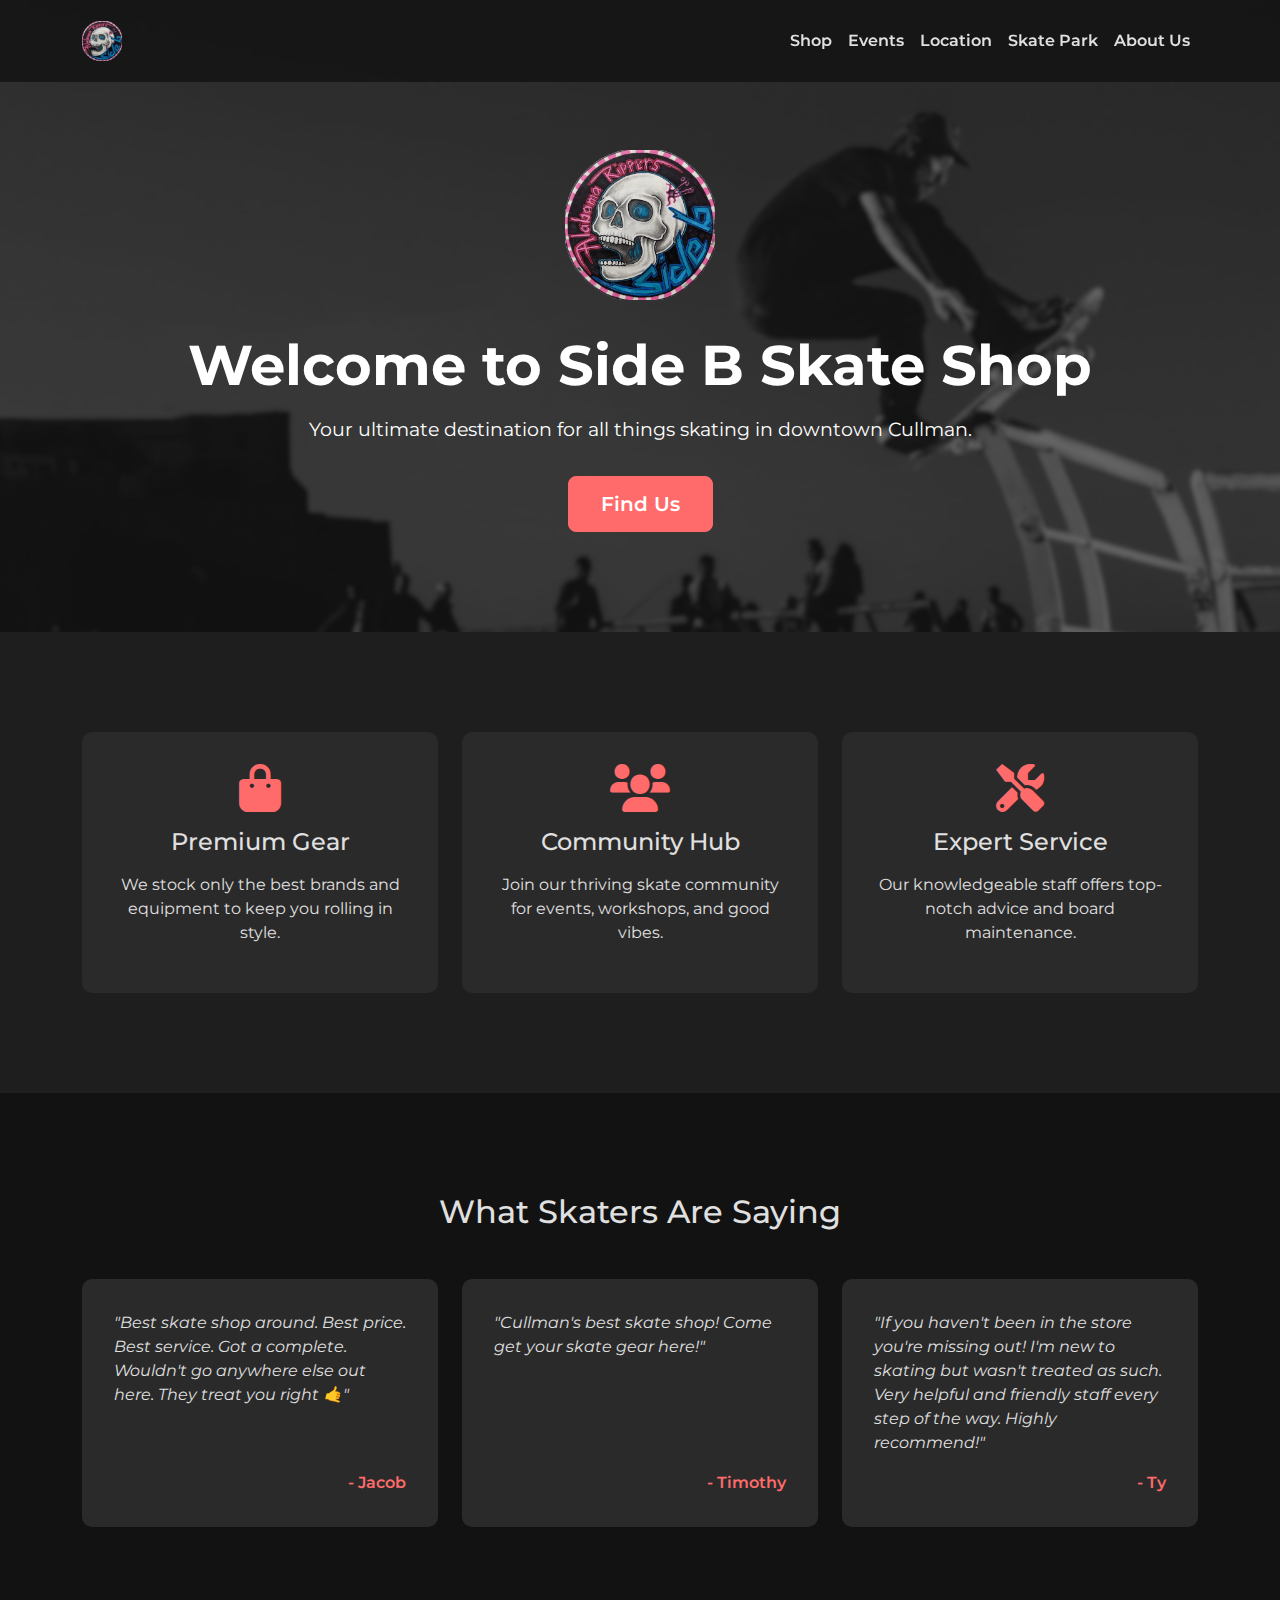
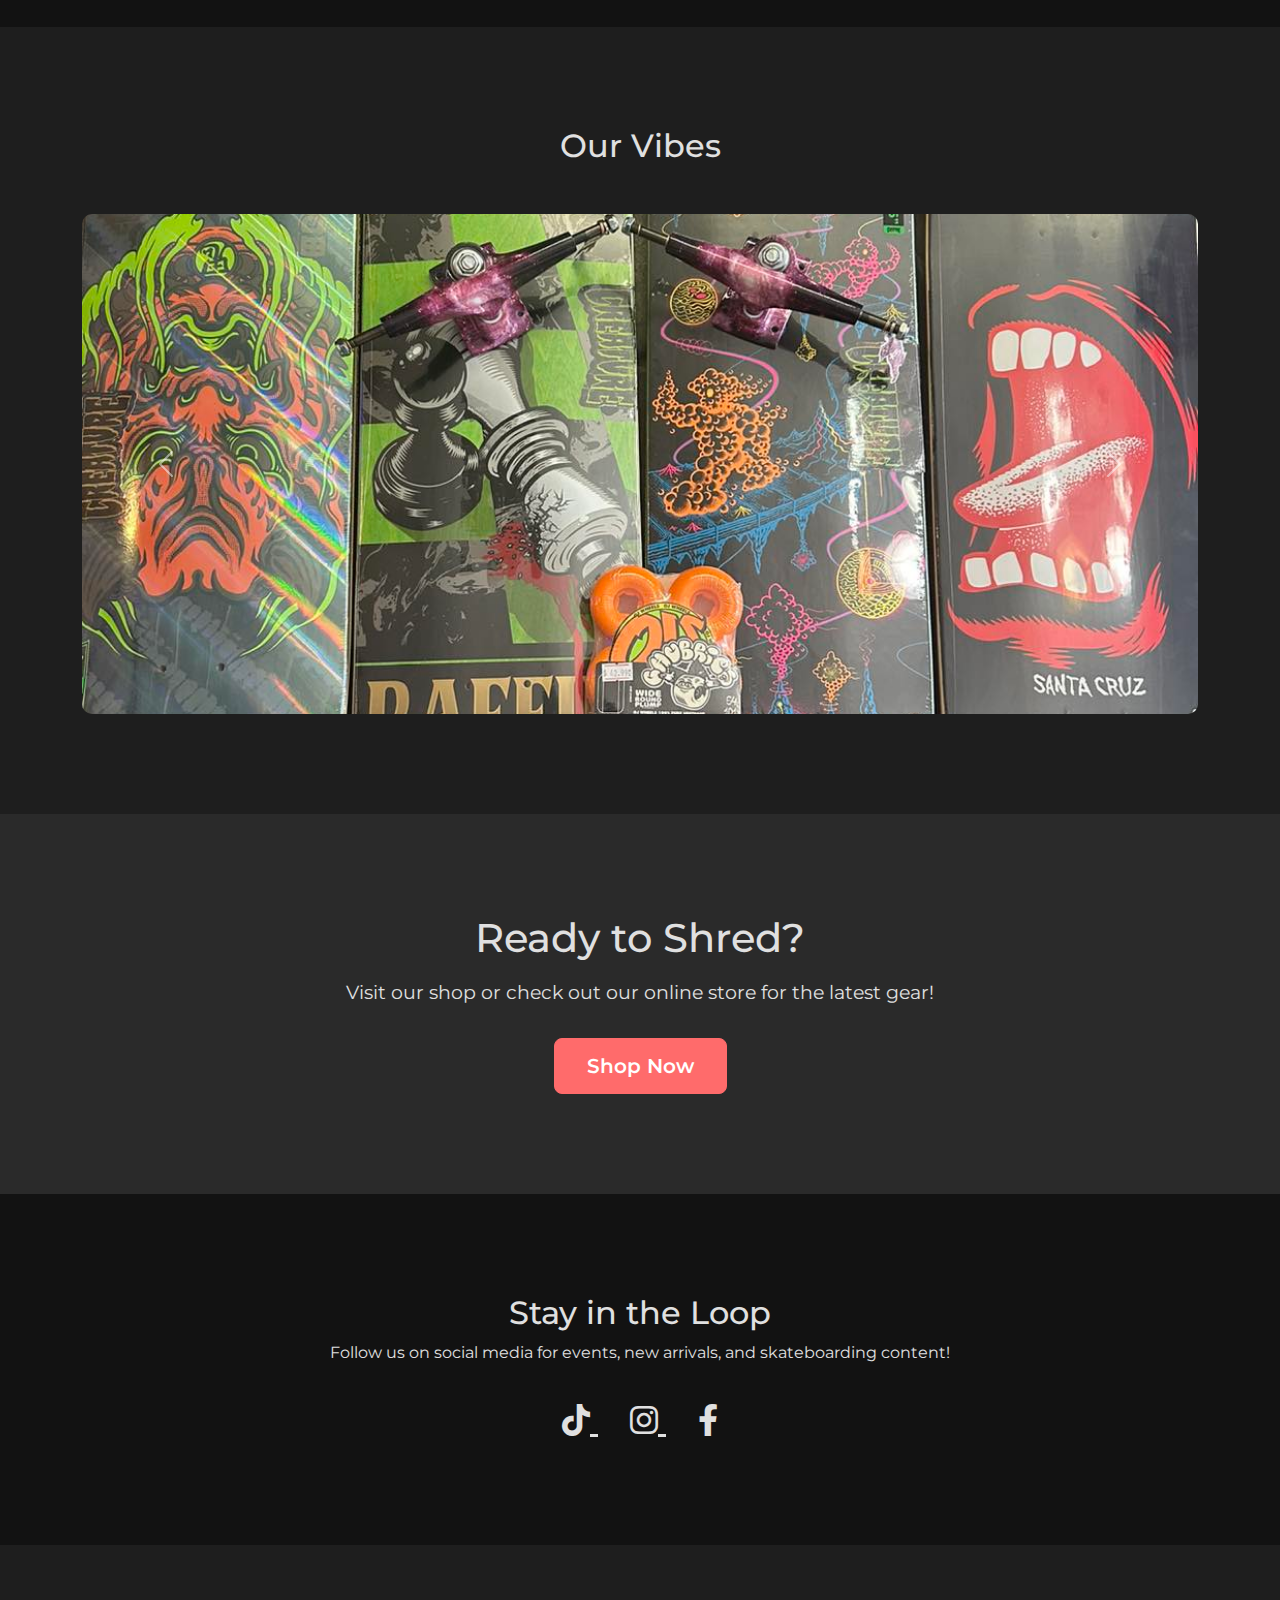
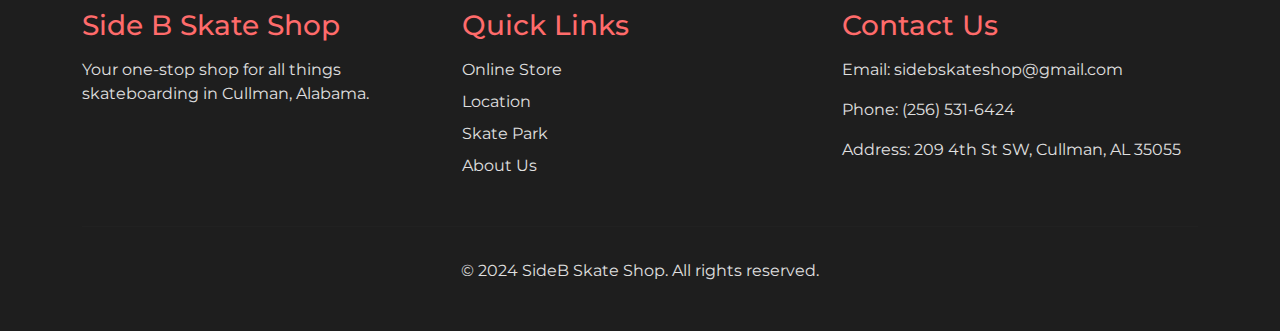
<file: index.html>
<!DOCTYPE html>
<html lang="en-US">

<head>
    <meta charset="UTF-8">
    <meta name="viewport" content="width=device-width, initial-scale=1.0">
    <title>SideB - Your Ultimate Skate Shop in Cullman</title>
    <link rel="stylesheet" href="https://cdnjs.cloudflare.com/ajax/libs/bootstrap/5.1.3/css/bootstrap.min.css">
    <link rel="stylesheet" href="./css/sideb.css">
    <link rel="stylesheet" href="https://cdnjs.cloudflare.com/ajax/libs/font-awesome/6.0.0-beta3/css/all.min.css">
    <link href="https://fonts.googleapis.com/css2?family=Montserrat:wght@300;400;600;700&display=swap" rel="stylesheet">
    <link rel="icon" type="image/x-icon" href="./assets/favicon.ico">
</head>

<body>
<nav class="navbar navbar-expand-lg navbar-dark fixed-top">
    <div class="container">
        <a class="navbar-brand active" href="#">
            <img src="./assets/sideb-logo.png" alt="SideB Logo" class="logo">
        </a>
        <button class="navbar-toggler" type="button" data-bs-toggle="collapse" data-bs-target="#navbarNav"
                aria-controls="navbarNav" aria-expanded="false" aria-label="Toggle navigation">
            <span class="navbar-toggler-icon"></span>
        </button>
        <div class="collapse navbar-collapse" id="navbarNav">
            <ul class="navbar-nav ms-auto">
                <li class="nav-item"><a class="nav-link" href="https://sidebskateshop.square.site" target="_blank" rel="noopener noreferrer">Shop</a></li>
                <li class="nav-item"><a class="nav-link" href="https://www.facebook.com/profile.php?id=100087218813166" target="_blank" rel="noopener noreferrer">Events</a></li>
                <li class="nav-item"><a class="nav-link" href="./html/location.html">Location</a></li>
                <li class="nav-item"><a class="nav-link" href="./html/skate-park.html">Skate Park</a></li>
                <li class="nav-item"><a class="nav-link" href="./html/about-us.html">About Us</a></li>
            </ul>
        </div>
    </div>
</nav>

<header class="hero">
    <div class="container text-center">
        <img src="./assets/sideb-logo.png" alt="Side B Logo" class="hero-logo">
        <h1>Welcome to Side B Skate Shop</h1>
        <p>Your ultimate destination for all things skating in downtown Cullman.</p>
        <a href="./html/location.html" class="btn btn-primary btn-lg">Find Us</a>
    </div>
</header>

<section class="features">
    <div class="container">
        <div class="row">
            <div class="col-md-4">
                <div class="feature-card">
                    <i class="fas fa-shopping-bag"></i>
                    <h3>Premium Gear</h3>
                    <p>We stock only the best brands and equipment to keep you rolling in style.</p>
                </div>
            </div>
            <div class="col-md-4">
                <div class="feature-card">
                    <i class="fas fa-users"></i>
                    <h3>Community Hub</h3>
                    <p>Join our thriving skate community for events, workshops, and good vibes.</p>
                </div>
            </div>
            <div class="col-md-4">
                <div class="feature-card">
                    <i class="fas fa-tools"></i>
                    <h3>Expert Service</h3>
                    <p>Our knowledgeable staff offers top-notch advice and board maintenance.</p>
                </div>
            </div>
        </div>
    </div>
</section>

<section class="testimonials">
    <div class="container">
        <h2 class="text-center mb-5">What Skaters Are Saying</h2>
        <div class="row">
            <div class="col-md-4">
                <div class="testimonial-card">
                    <p>"Best skate shop around. Best price. Best service. Got a complete. Wouldn't go anywhere else out here. They treat you right 🤙"</p>
                    <footer>- Jacob</footer>
                </div>
            </div>
            <div class="col-md-4">
                <div class="testimonial-card">
                    <p>"Cullman's best skate shop! Come get your skate gear here!"</p>
                    <footer>- Timothy</footer>
                </div>
            </div>
            <div class="col-md-4">
                <div class="testimonial-card">
                    <p>"If you haven't been in the store you're missing out! I'm new to skating but wasn't treated as such. Very helpful and friendly staff every step of the way. Highly recommend!"</p>
                    <footer>- Ty</footer>
                </div>
            </div>
        </div>
    </div>
</section>

<section class="gallery">
    <div class="container">
        <h2 class="text-center mb-5">Our Vibes</h2>
        <div id="galleryCarousel" class="carousel slide" data-bs-ride="carousel">
            <div class="carousel-inner">
                <div class="carousel-item active">
                    <img src="./assets/slideshow/photo1.jpg" class="d-block w-100" alt="Skate Shop Photo 1">
                </div>
                <div class="carousel-item">
                    <img src="./assets/slideshow/photo2.jpg" class="d-block w-100" alt="Skate Shop Photo 2">
                </div>
                <div class="carousel-item">
                    <img src="./assets/slideshow/photo3.jpg" class="d-block w-100" alt="Skate Shop Photo 3">
                </div>
                <div class="carousel-item">
                    <img src="./assets/slideshow/photo4.jpg" class="d-block w-100" alt="Skate Shop Photo 4">
                </div>
                <div class="carousel-item">
                    <img src="./assets/slideshow/photo5.jpg" class="d-block w-100" alt="Skate Shop Photo 5">
                </div>
                <div class="carousel-item">
                    <img src="./assets/slideshow/photo6.jpg" class="d-block w-100" alt="Skate Shop Photo 6">
                </div>
            </div>
            <button class="carousel-control-prev" type="button" data-bs-target="#galleryCarousel" data-bs-slide="prev">
                <span class="carousel-control-prev-icon" aria-hidden="true"></span>
                <span class="visually-hidden">Previous</span>
            </button>
            <button class="carousel-control-next" type="button" data-bs-target="#galleryCarousel" data-bs-slide="next">
                <span class="carousel-control-next-icon" aria-hidden="true"></span>
                <span class="visually-hidden">Next</span>
            </button>
        </div>
    </div>
</section>

<section class="cta">
    <div class="container text-center">
        <h2>Ready to Shred?</h2>
        <p>Visit our shop or check out our online store for the latest gear!</p>
        <a href="https://sidebskateshop.square.site" class="btn btn-primary btn-lg" target="_blank" rel="noopener noreferrer">Shop Now</a>
    </div>
</section>

<section class="social">
    <div class="container text-center">
        <h2>Stay in the Loop</h2>
        <p>Follow us on social media for events, new arrivals, and skateboarding content!</p>
        <div class="social-icons">
            <a href="https://www.tiktok.com/@sidebskateshop" target="_blank" rel="noopener noreferrer" aria-label="TikTok">
                <i class="fab fa-tiktok"></i>
            </a>
            <a href="https://www.instagram.com/sidebskateshop" target="_blank" rel="noopener noreferrer" aria-label="Instagram">
                <i class="fab fa-instagram"></i>
            </a>
            <a href="https://www.facebook.com/profile.php?id=100087218813166" target="_blank" rel="noopener noreferrer" aria-label="Facebook">
                <i class="fab fa-facebook-f"></i>
            </a>
        </div>
    </div>
</section>

<footer>
    <div class="container">
      <div class="row">
        <div class="col-md-4">
          <h3>Side B Skate Shop</h3>
          <p>Your one-stop shop for all things skateboarding in Cullman, Alabama.</p>
        </div>
        <div class="col-md-4">
          <h3>Quick Links</h3>
          <ul class="list-unstyled">
            <li><a href="https://sidebskateshop.square.site">Online Store</a></li>
            <li><a href="./html/location.html">Location</a></li>
            <li><a href="./html/skate-park.html">Skate Park</a></li>
            <li><a href="./html/about-us.html">About Us</a></li>
          </ul>
        </div>
        <div class="col-md-4">
          <h3>Contact Us</h3>
          <p>Email: <a href="mailto:sidebskateshop@gmail.com">sidebskateshop@gmail.com</a></p>
          <p>Phone: (256) 531-6424</p>
          <p>Address: 209 4th St SW, Cullman, AL 35055</p>
        </div>
      </div>
      <hr>
      <p class="text-center">&copy; 2024 SideB Skate Shop. All rights reserved.</p>
    </div>
  </footer>

<script src="https://cdnjs.cloudflare.com/ajax/libs/bootstrap/5.1.3/js/bootstrap.bundle.min.js"></script>
</body>

</html>
</file>
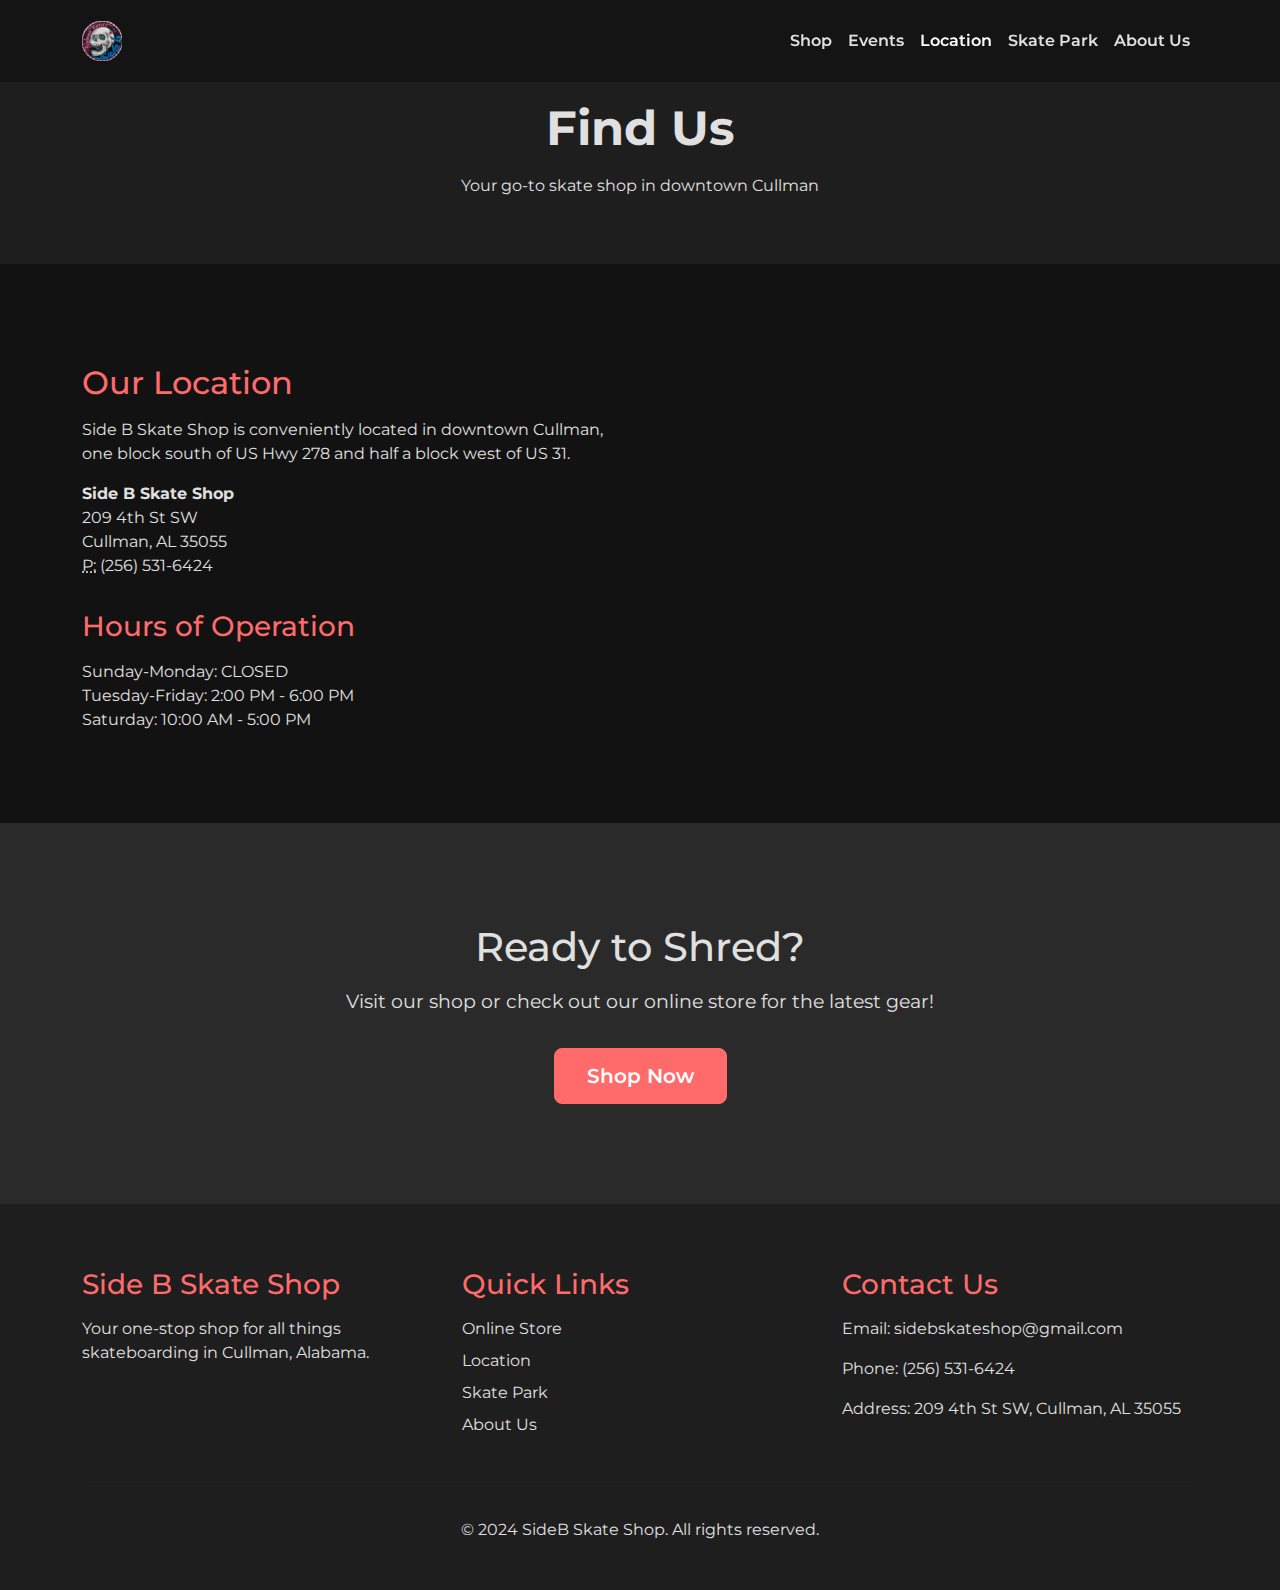
<file: html/location.html>
<!DOCTYPE html>
<html lang="en-US">

<head>
  <meta charset="UTF-8">
  <meta name="viewport" content="width=device-width, initial-scale=1.0">
  <title>SideB - Location</title>
  <link rel="stylesheet" href="https://cdnjs.cloudflare.com/ajax/libs/bootstrap/5.1.3/css/bootstrap.min.css">
  <link rel="stylesheet" href="../css/sideb.css">
  <link rel="stylesheet" href="https://cdnjs.cloudflare.com/ajax/libs/font-awesome/6.0.0-beta3/css/all.min.css">
  <link href="https://fonts.googleapis.com/css2?family=Montserrat:wght@300;400;600;700&display=swap" rel="stylesheet">
  <link rel="icon" type="image/x-icon" href="../assets/favicon.ico">
</head>

<body>
<nav class="navbar navbar-expand-lg navbar-dark fixed-top">
  <div class="container">
    <a class="navbar-brand" href="../index.html">
      <img src="../assets/sideb-logo.png" alt="SideB Logo" class="logo">
    </a>
    <button class="navbar-toggler" type="button" data-bs-toggle="collapse" data-bs-target="#navbarNav"
            aria-controls="navbarNav" aria-expanded="false" aria-label="Toggle navigation">
      <span class="navbar-toggler-icon"></span>
    </button>
    <div class="collapse navbar-collapse" id="navbarNav">
      <ul class="navbar-nav ms-auto">
        <li class="nav-item"><a class="nav-link" href="https://sidebskateshop.square.site" target="_blank" rel="noopener noreferrer">Shop</a></li>
        <li class="nav-item"><a class="nav-link" href="https://www.facebook.com/profile.php?id=100087218813166" target="_blank" rel="noopener noreferrer">Events</a></li>
        <li class="nav-item"><a class="nav-link active" href="./location.html">Location</a></li>
        <li class="nav-item"><a class="nav-link" href="./skate-park.html">Skate Park</a></li>
        <li class="nav-item"><a class="nav-link" href="./about-us.html">About Us</a></li>
      </ul>
    </div>
  </div>
</nav>

<header class="page-header">
  <div class="container text-center">
    <h1>Find Us</h1>
    <p>Your go-to skate shop in downtown Cullman</p>
  </div>
</header>

<section class="location-info">
  <div class="container">
    <div class="row">
      <div class="col-md-6">
        <h2>Our Location</h2>
        <p>Side B Skate Shop is conveniently located in downtown Cullman, one block south of US Hwy 278 and half a block west of US 31.</p>
        <address>
          <strong>Side B Skate Shop</strong><br>
          209 4th St SW<br>
          Cullman, AL 35055<br>
          <abbr title="Phone">P:</abbr> (256) 531-6424
        </address>
        <h3>Hours of Operation</h3>
        <ul class="list-unstyled">
          <li>Sunday-Monday: CLOSED</li>
          <li>Tuesday-Friday: 2:00 PM - 6:00 PM</li>
          <li>Saturday: 10:00 AM - 5:00 PM</li>
        </ul>
      </div>
      <div class="col-md-6">
        <div class="map-container">
          <iframe src="https://www.google.com/maps/embed?pb=!1m18!1m12!1m3!1d3300.92422492277!2d-86.8462486242783!3d34.17385497311141!2m3!1f0!2f0!3f0!3m2!1i1024!2i768!4f13.1!3m3!1m2!1s0x8889cb8b2794f7d5%3A0x8de737624eb6cfe5!2sSide%20B%20Skate%20Shop!5e0!3m2!1sen!2sus!4v1726534548515!5m2!1sen!2sus" width="600" height="450" style="border:0;" allowfullscreen="" loading="lazy" referrerpolicy="no-referrer-when-downgrade"></iframe>        </div>
      </div>
    </div>
  </div>
</section>

<section class="cta">
  <div class="container text-center">
    <h2>Ready to Shred?</h2>
    <p>Visit our shop or check out our online store for the latest gear!</p>
    <a href="https://sidebskateshop.square.site" class="btn btn-primary btn-lg" target="_blank" rel="noopener noreferrer">Shop Now</a>
  </div>
</section>

<footer>
  <div class="container">
    <div class="row">
      <div class="col-md-4">
        <h3>Side B Skate Shop</h3>
        <p>Your one-stop shop for all things skateboarding in Cullman, Alabama.</p>
      </div>
      <div class="col-md-4">
        <h3>Quick Links</h3>
        <ul class="list-unstyled">
          <li><a href="https://sidebskateshop.square.site">Online Store</a></li>
          <li><a href="./location.html">Location</a></li>
          <li><a href="./skate-park.html">Skate Park</a></li>
          <li><a href="./about-us.html">About Us</a></li>
        </ul>
      </div>
      <div class="col-md-4">
        <h3>Contact Us</h3>
        <p>Email: <a href="mailto:sidebskateshop@gmail.com">sidebskateshop@gmail.com</a></p>
        <p>Phone: (256) 531-6424</p>
        <p>Address: 209 4th St SW, Cullman, AL 35055</p>
      </div>
    </div>
    <hr>
    <p class="text-center">&copy; 2024 SideB Skate Shop. All rights reserved.</p>
  </div>
</footer>

<script src="https://cdnjs.cloudflare.com/ajax/libs/bootstrap/5.1.3/js/bootstrap.bundle.min.js"></script>
</body>

</html>
</file>
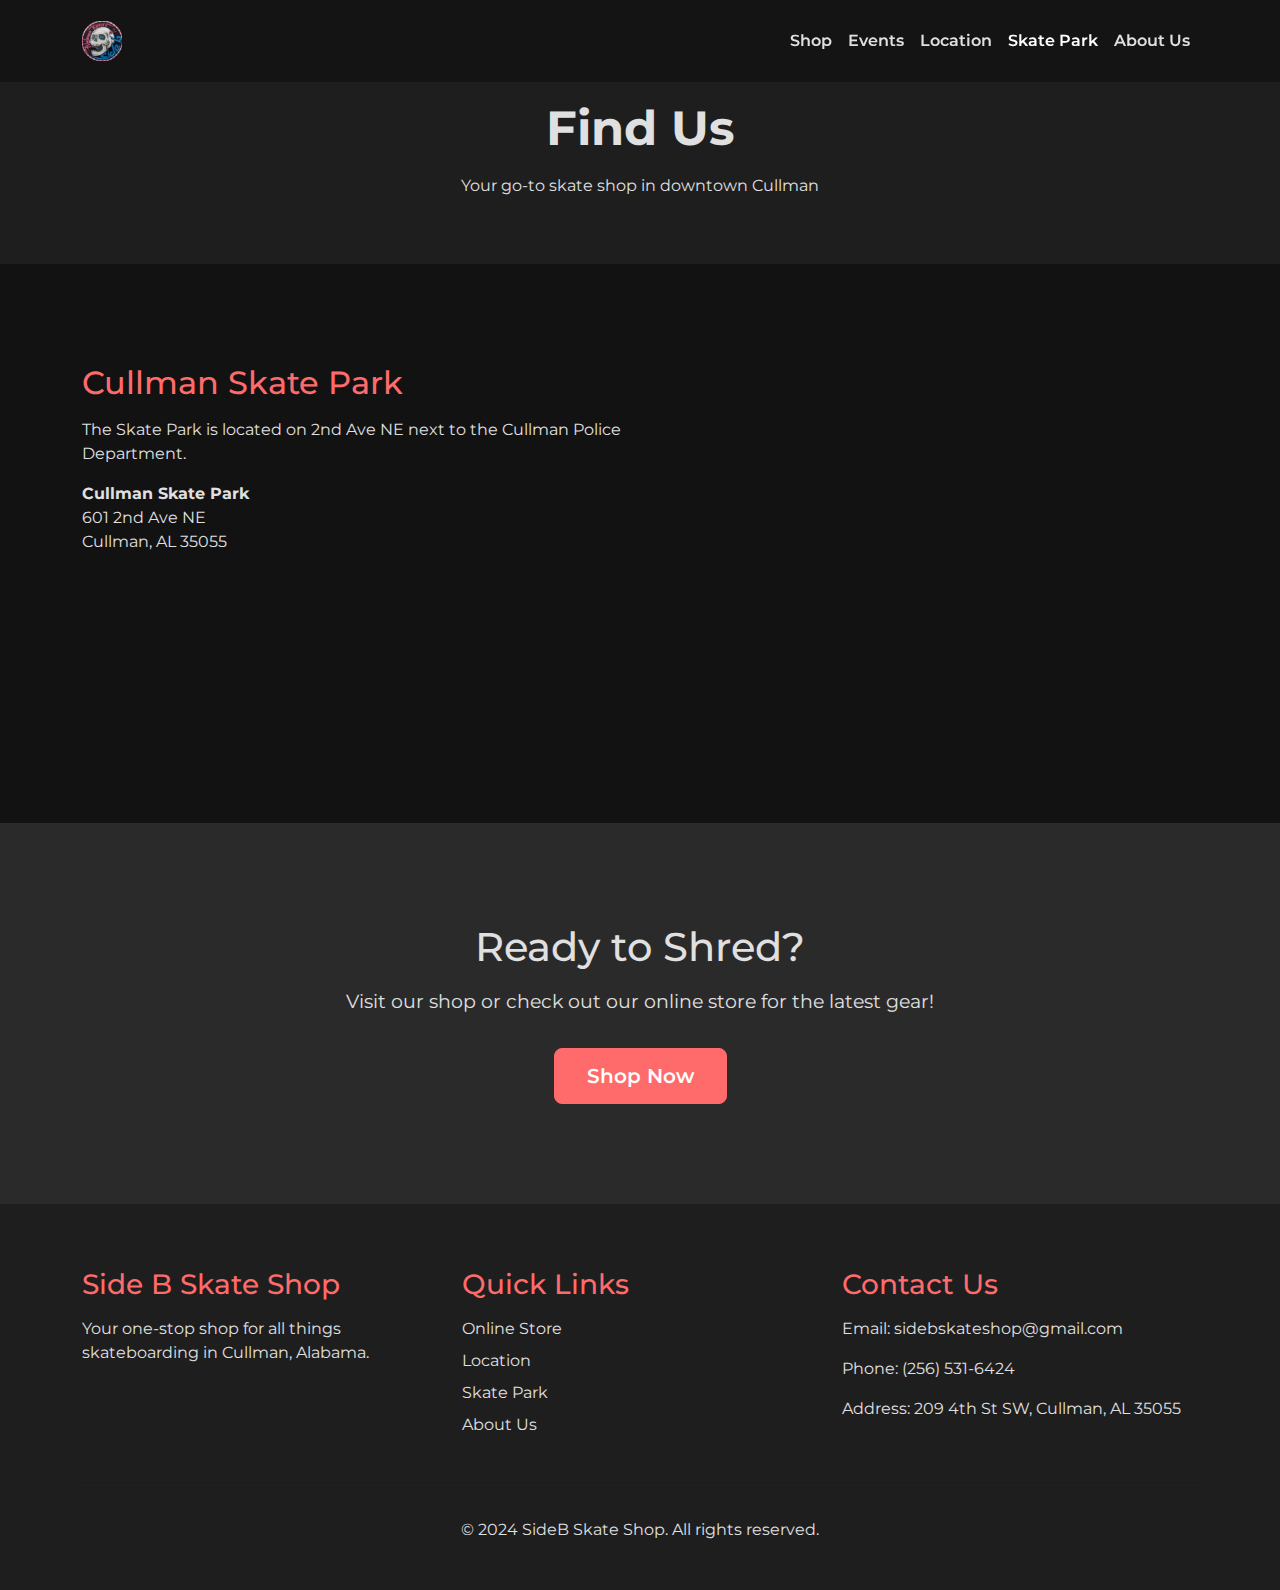
<file: html/skate-park.html>
<!DOCTYPE html>
<html lang="en-US">

<head>
  <meta charset="UTF-8">
  <meta name="viewport" content="width=device-width, initial-scale=1.0">
  <title>SideB - Location</title>
  <link rel="stylesheet" href="https://cdnjs.cloudflare.com/ajax/libs/bootstrap/5.1.3/css/bootstrap.min.css">
  <link rel="stylesheet" href="../css/sideb.css">
  <link rel="stylesheet" href="https://cdnjs.cloudflare.com/ajax/libs/font-awesome/6.0.0-beta3/css/all.min.css">
  <link href="https://fonts.googleapis.com/css2?family=Montserrat:wght@300;400;600;700&display=swap" rel="stylesheet">
  <link rel="icon" type="image/x-icon" href="../assets/favicon.ico">
</head>

<body>
<nav class="navbar navbar-expand-lg navbar-dark fixed-top">
  <div class="container">
    <a class="navbar-brand" href="../index.html">
      <img src="../assets/sideb-logo.png" alt="SideB Logo" class="logo">
    </a>
    <button class="navbar-toggler" type="button" data-bs-toggle="collapse" data-bs-target="#navbarNav"
            aria-controls="navbarNav" aria-expanded="false" aria-label="Toggle navigation">
      <span class="navbar-toggler-icon"></span>
    </button>
    <div class="collapse navbar-collapse" id="navbarNav">
      <ul class="navbar-nav ms-auto">
        <li class="nav-item"><a class="nav-link" href="https://sidebskateshop.square.site" target="_blank" rel="noopener noreferrer">Shop</a></li>
        <li class="nav-item"><a class="nav-link" href="https://www.facebook.com/profile.php?id=100087218813166" target="_blank" rel="noopener noreferrer">Events</a></li>
        <li class="nav-item"><a class="nav-link" href="./location.html">Location</a></li>
        <li class="nav-item"><a class="nav-link active" href="./skate-park.html">Skate Park</a></li>
        <li class="nav-item"><a class="nav-link" href="./about-us.html">About Us</a></li>
      </ul>
    </div>
  </div>
</nav>

<header class="page-header">
  <div class="container text-center">
    <h1>Find Us</h1>
    <p>Your go-to skate shop in downtown Cullman</p>
  </div>
</header>

<section class="location-info">
  <div class="container">
    <div class="row">
      <div class="col-md-6">
        <h2>Cullman Skate Park</h2>
        <p>The Skate Park is located on 2nd Ave NE next to the Cullman Police Department.</p>
        <address>
          <strong>Cullman Skate Park</strong><br>
          601 2nd Ave NE<br>
          Cullman, AL 35055<br>
        </address>
      </div>
      <div class="col-md-6">
        <div class="map-container">
          <iframe src="https://www.google.com/maps/embed?pb=!1m18!1m12!1m3!1d3300.599860714224!2d-86.85024471138627!3d34.18214674153354!2m3!1f0!2f0!3f0!3m2!1i1024!2i768!4f13.1!3m3!1m2!1s0x8889cb5d9e88e9db%3A0x2f83d1b376431a57!2sCullman%20Skatepark!5e0!3m2!1sen!2sus!4v1726534651655!5m2!1sen!2sus" width="600" height="450" style="border:0;" allowfullscreen="" loading="lazy" referrerpolicy="no-referrer-when-downgrade"></iframe>      </div>
    </div>
  </div>
</section>

<section class="cta">
  <div class="container text-center">
    <h2>Ready to Shred?</h2>
    <p>Visit our shop or check out our online store for the latest gear!</p>
    <a href="https://sidebskateshop.square.site" class="btn btn-primary btn-lg" target="_blank" rel="noopener noreferrer">Shop Now</a>
  </div>
</section>

<footer>
  <div class="container">
    <div class="row">
      <div class="col-md-4">
        <h3>Side B Skate Shop</h3>
        <p>Your one-stop shop for all things skateboarding in Cullman, Alabama.</p>
      </div>
      <div class="col-md-4">
        <h3>Quick Links</h3>
        <ul class="list-unstyled">
          <li><a href="https://sidebskateshop.square.site">Online Store</a></li>
          <li><a href="./location.html">Location</a></li>
          <li><a href="./skate-park.html">Skate Park</a></li>
          <li><a href="./about-us.html">About Us</a></li>
        </ul>
      </div>
      <div class="col-md-4">
        <h3>Contact Us</h3>
        <p>Email: <a href="mailto:sidebskateshop@gmail.com">sidebskateshop@gmail.com</a></p>
        <p>Phone: (256) 531-6424</p>
        <p>Address: 209 4th St SW, Cullman, AL 35055</p>
      </div>
    </div>
    <hr>
    <p class="text-center">&copy; 2024 SideB Skate Shop. All rights reserved.</p>
  </div>
</footer>

<script src="https://cdnjs.cloudflare.com/ajax/libs/bootstrap/5.1.3/js/bootstrap.bundle.min.js"></script>
</body>

</html>
</file>
<file: css/sideb.css>
body {
  font-family: 'Montserrat', sans-serif;
  background-color: #121212;
  color: #e0e0e0;
}

.navbar {
  background-color: rgba(18, 18, 18, 0.8);
  padding: 1rem 0;
  transition: background-color 0.3s ease;
}

.navbar-brand .logo {
  height: 40px;
}

.navbar-nav .nav-link {
  color: #e0e0e0;
  font-weight: 600;
  transition: color 0.3s ease;
}

.navbar-nav .nav-link:hover {
  color: #ff6b6b;
}

.hero {
  background: url('../assets/background.png') no-repeat center center;
  background-size: cover;
  color: #fff;
  text-align: center;
  padding: 150px 0 100px;
  position: relative;
}

.hero::before {
  content: '';
  position: absolute;
  top: 0;
  left: 0;
  right: 0;
  bottom: 0;
  background: rgba(0, 0, 0, 0.6);
}

.hero .container {
  position: relative;
  z-index: 1;
}

.hero-logo {
  height: 150px;
  margin-bottom: 2rem;
}

.hero h1 {
  font-size: 3.5rem;
  margin-bottom: 1rem;
  font-weight: 700;
}

.hero p {
  font-size: 1.2rem;
  margin-bottom: 2rem;
}

.btn-primary {
  background-color: #ff6b6b;
  border-color: #ff6b6b;
  padding: 0.75rem 2rem;
  font-weight: 600;
  transition: all 0.3s ease;
}

.btn-primary:hover {
  background-color: #ff5252;
  border-color: #ff5252;
  transform: translateY(-3px);
  box-shadow: 0 4px 8px rgba(255, 107, 107, 0.3);
}

.features {
  padding: 100px 0;
  background-color: #1e1e1e;
}

.feature-card {
  background-color: #2a2a2a;
  border-radius: 10px;
  padding: 2rem;
  height: 100%;
  transition: all 0.3s ease;
  text-align: center;
}

.feature-card:hover {
  transform: translateY(-5px);
  box-shadow: 0 5px 15px rgba(255, 107, 107, 0.1);
}

.feature-card i {
  font-size: 3rem;
  color: #ff6b6b;
  margin-bottom: 1rem;
}

.feature-card h3 {
  font-size: 1.5rem;
  margin-bottom: 1rem;
}

.testimonials {
  background-color: #121212;
  padding: 100px 0;
}

.testimonial-card {
  background-color: #2a2a2a;
  border-radius: 10px;
  padding: 2rem;
  height: 100%;
  transition: all 0.3s ease;
  display: flex;
  flex-direction: column;
}

.testimonial-card:hover {
  transform: translateY(-5px);
  box-shadow: 0 5px 15px rgba(255, 107, 107, 0.1);
}

.testimonial-card p {
  font-style: italic;
  margin-bottom: 1rem;
  flex-grow: 1;
}

.testimonial-card footer {
  font-weight: 600;
  color: #ff6b6b;
  background-color: transparent;
  padding: 0;
  margin: 0;
  text-align: right;
}

.gallery {
  padding: 100px 0;
  background-color: #1e1e1e;
}

.carousel-item img {
  border-radius: 10px;
  height: 500px;
  object-fit: cover;
}

.cta {
  background-color: #2a2a2a;
  padding: 100px 0;
  text-align: center;
}

.cta h2 {
  font-size: 2.5rem;
  margin-bottom: 1rem;
}

.cta p {
  font-size: 1.2rem;
  margin-bottom: 2rem;
}

.social {
  background-color: #121212;
  padding: 100px 0;
}

.social-icons {
  margin-top: 2rem;
}

.social-icons a {
  font-size: 2rem;
  color: #e0e0e0;
  margin: 0 1rem;
  transition: color 0.3s ease;
}

.social-icons a:hover {
  color: #ff6b6b;
}

footer {
  background-color: #1e1e1e;
  color: #e0e0e0;
  padding: 4rem 0 2rem;
}

footer h3 {
  color: #ff6b6b;
  margin-bottom: 1rem;
}

footer ul {
  padding-left: 0;
}

footer ul li {
  margin-bottom: 0.5rem;
}

footer a {
  color: #e0e0e0;
  text-decoration: none;
  transition: color 0.3s ease;
}

footer a:hover {
  color: #ff6b6b;
}

footer hr {
  border-color: #2a2a2a;
  margin: 2rem 0;
}

@media (max-width: 768px) {
  .hero h1 {
    font-size: 2.5rem;
  }

  .hero p {
    font-size: 1rem;
  }

  .carousel-item img {
    height: 300px;
  }

  .feature-card, .testimonial-card {
    margin-bottom: 2rem;
  }
}

.page-header {
  background-color: #1e1e1e;
  color: #e0e0e0;
  padding: 100px 0 50px;
  margin-bottom: 50px;
}

.page-header h1 {
  font-size: 3rem;
  font-weight: 700;
  margin-bottom: 1rem;
}

.location-info {
  padding: 50px 0;
  background-color: #121212;
}

.location-info h2, .location-info h3 {
  color: #ff6b6b;
  margin-bottom: 1rem;
}

.location-info address {
  margin-bottom: 2rem;
}

.map-container {
  position: relative;
  padding-bottom: 75%; /* 4:3 Aspect Ratio */
  height: 0;
  overflow: hidden;
}

.map-container iframe {
  position: absolute;
  top: 0;
  left: 0;
  width: 100% !important;
  height: 100% !important;
  border-radius: 10px;
}

@media (max-width: 768px) {
  .page-header h1 {
    font-size: 2.5rem;
  }

  .location-info .row {
    flex-direction: column-reverse;
  }

  .map-container {
    margin-bottom: 2rem;
  }
}

.about-us {
  padding: 80px 0;
  background-color: #1e1e1e;
}

.about-us h2 {
  color: #ff6b6b;
  margin-bottom: 30px;
}

.about-us img {
  box-shadow: 0 5px 15px rgba(255, 107, 107, 0.1);
}

.our-mission {
  padding: 80px 0;
  background-color: #121212;
}

.our-mission h2 {
  color: #ff6b6b;
  margin-bottom: 30px;
}

.mission-card {
  background-color: #2a2a2a;
  border-radius: 10px;
  padding: 30px;
  height: 100%;
  transition: all 0.3s ease;
  text-align: center;
}

.mission-card:hover {
  transform: translateY(-5px);
  box-shadow: 0 5px 15px rgba(255, 107, 107, 0.1);
}

.mission-card i {
  font-size: 3rem;
  color: #ff6b6b;
  margin-bottom: 20px;
}

.mission-card h3 {
  font-size: 1.5rem;
  margin-bottom: 15px;
}

.team {
  padding: 80px 0;
  background-color: #1e1e1e;
}

.team h2 {
  color: #ff6b6b;
  margin-bottom: 50px;
}

.team-member {
  text-align: center;
  margin-bottom: 30px;
}

.team-member img {
  width: 200px;
  height: 200px;
  object-fit: cover;
  margin-bottom: 20px;
  border: 5px solid #ff6b6b;
  transition: all 0.3s ease;
}

.team-member:hover img {
  transform: scale(1.05);
  box-shadow: 0 5px 15px rgba(255, 107, 107, 0.2);
}

.team-member h3 {
  font-size: 1.5rem;
  margin-bottom: 10px;
}

.team-member p {
  color: #ff6b6b;
}

@media (max-width: 768px) {
  .about-us .row,
  .our-mission .row,
  .team .row {
    text-align: center;
  }

  .about-us img {
    margin-top: 30px;
  }

  .mission-card {
    margin-bottom: 30px;
  }
}
</file>
